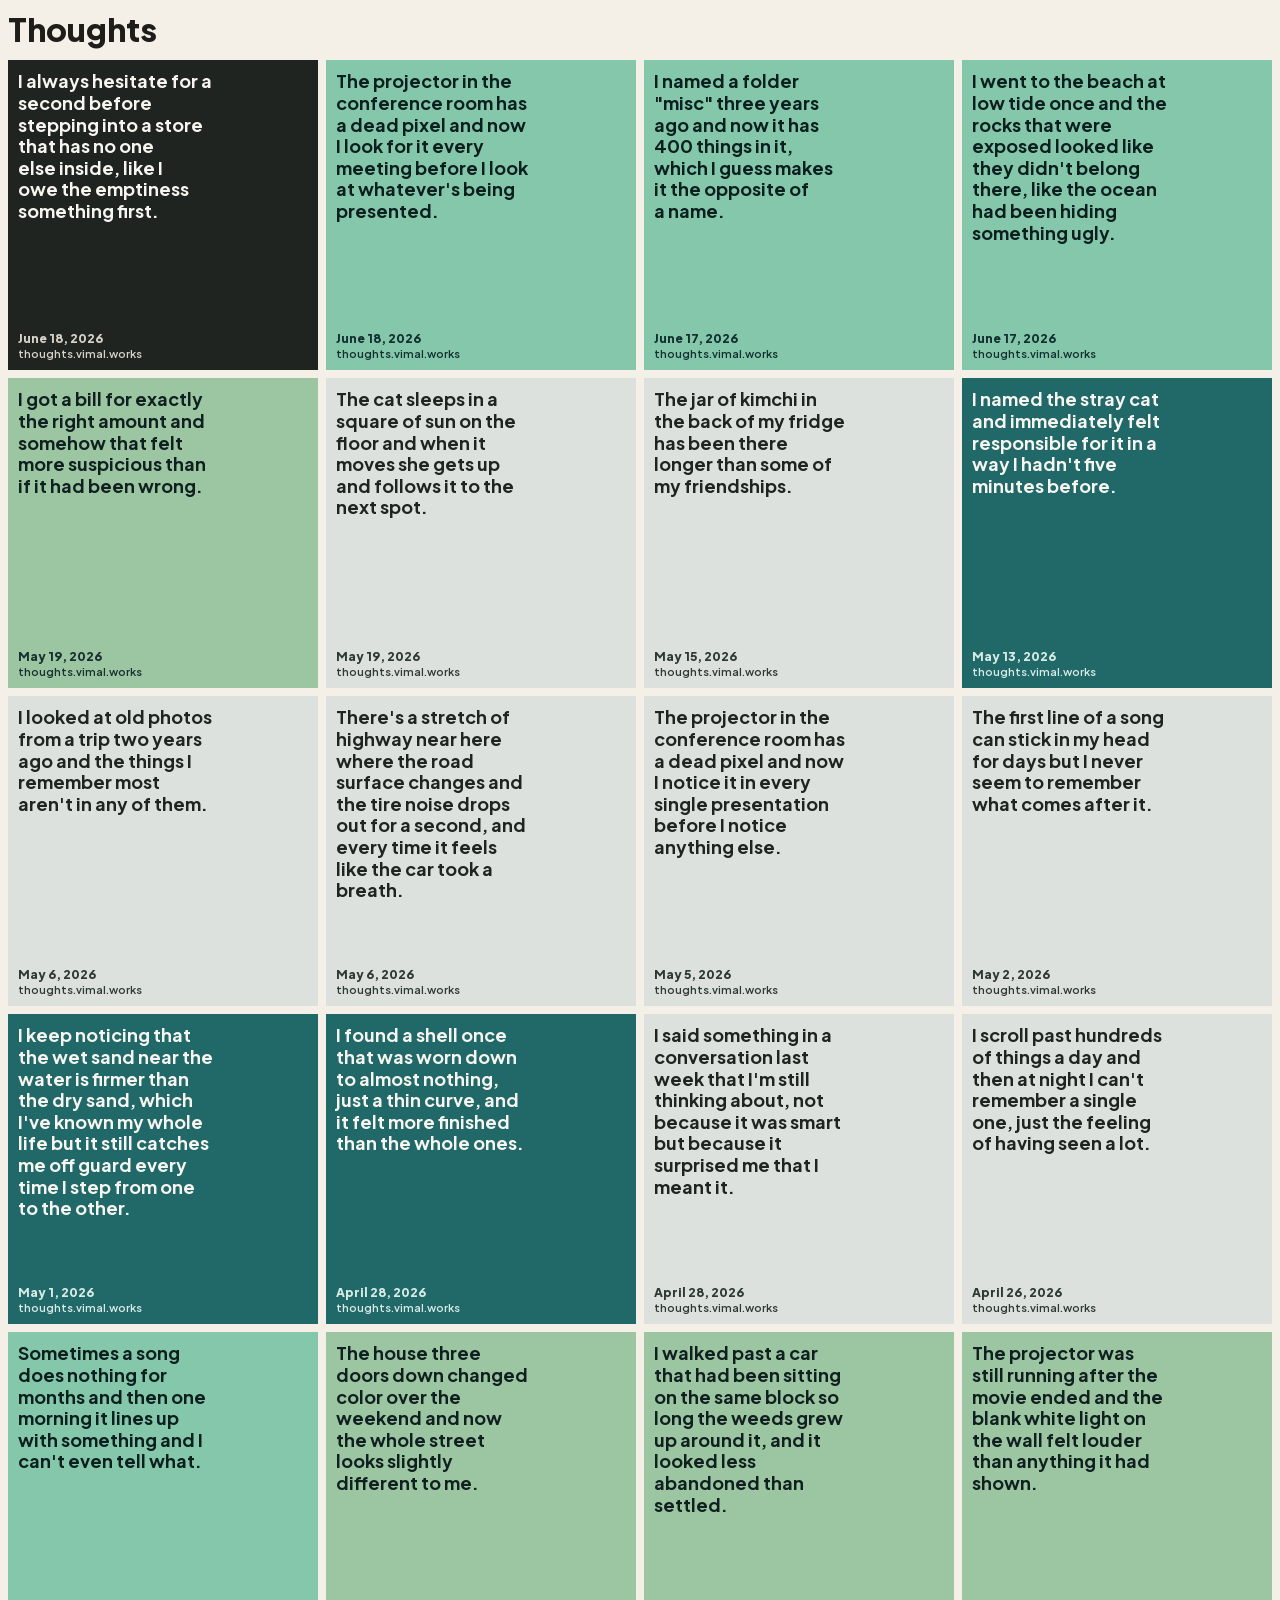
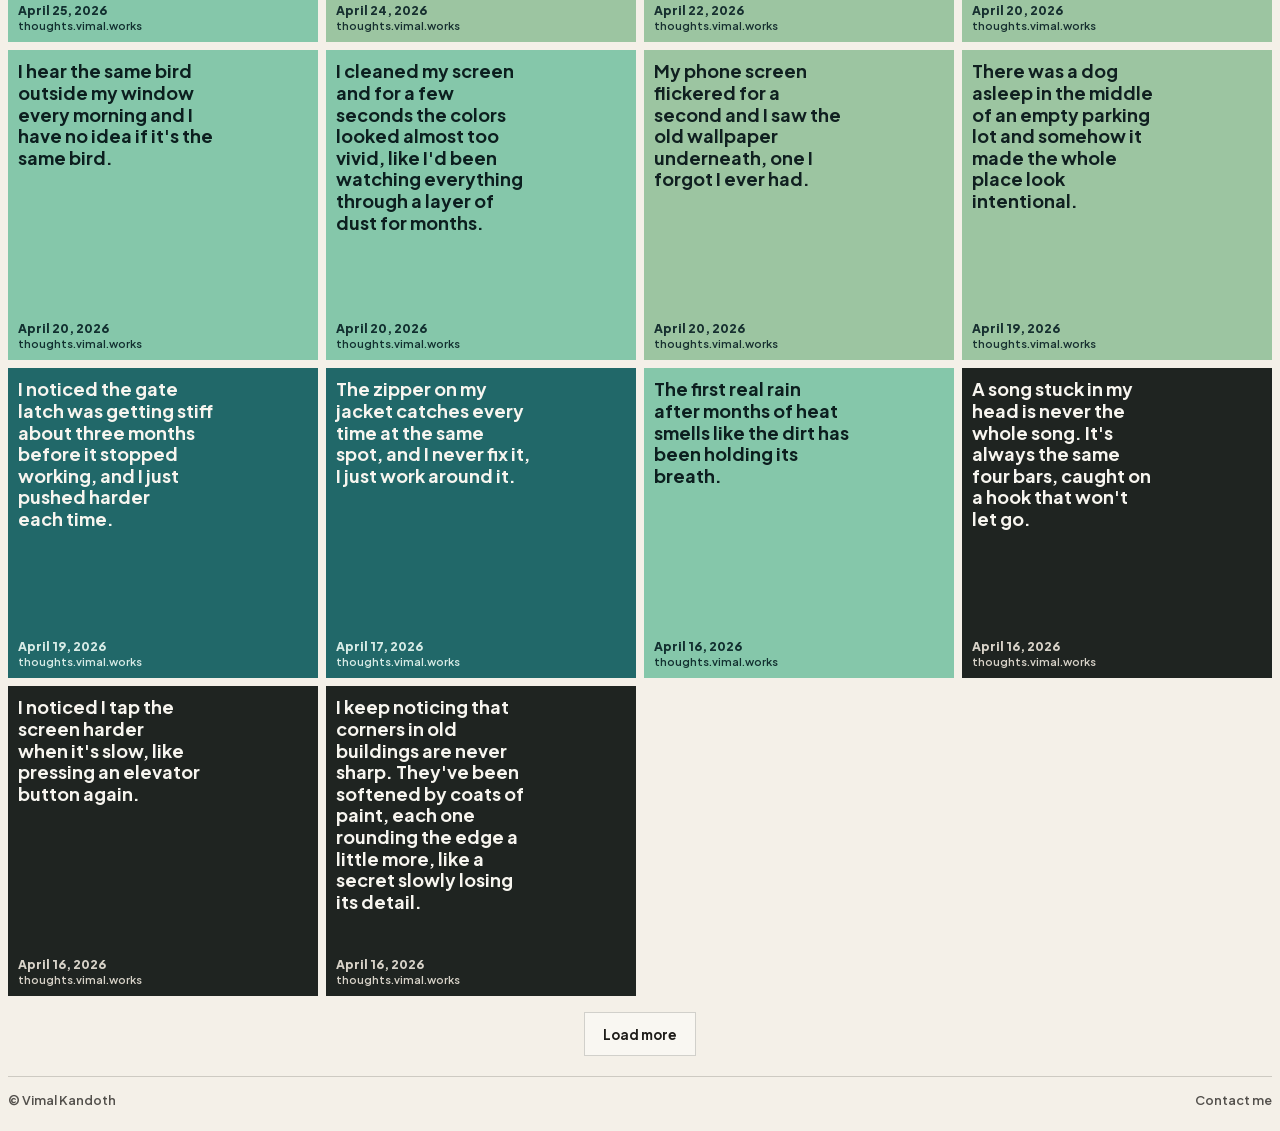
<file: index.html>
<!doctype html>
<html lang="en">
  <head>
    <meta charset="UTF-8" />
    <meta name="viewport" content="width=device-width, initial-scale=1.0" />
    <title>Thoughts by Vimal Kandoth</title>
    <meta
      name="description"
      content="A living archive of short philosophical thoughts, published throughout the day. A quiet experiment in thinking out loud. AI-assisted, human-curated."
    />
    <meta
      name="keywords"
      content="philosophical prose, daily thoughts, original thinking, AI-assisted writing, minimalist archive, vimal.works, vimal kandoth"
    />
    <meta name="site-url" content="https://thoughts.vimal.works/" />
    <link rel="canonical" href="https://thoughts.vimal.works/" />
    <meta property="og:title" content="Thoughts by Vimal Kandoth" />
    <meta
      property="og:description"
      content="A living archive of short philosophical thoughts, published throughout the day. A quiet experiment in thinking out loud. AI-assisted, human-curated."
    />
    <meta property="og:type" content="website" />
    <meta property="og:url" content="https://thoughts.vimal.works/" />
    <meta property="og:site_name" content="Thoughts by Vimal Kandoth" />
    <meta property="og:image" content="https://thoughts.vimal.works/og-image.jpg" />
    <meta property="og:image:alt" content="Thoughts by Vimal Kandoth" />
    <meta name="twitter:card" content="summary_large_image" />
    <meta name="twitter:title" content="Thoughts by Vimal Kandoth" />
    <meta
      name="twitter:description"
      content="A living archive of short philosophical thoughts, published throughout the day. A quiet experiment in thinking out loud. AI-assisted, human-curated."
    />
    <meta name="twitter:image" content="https://thoughts.vimal.works/og-image.jpg" />
    <link rel="stylesheet" href="./assets/css/site.css" />
  </head>
  <body>
    <div class="page-shell">
      <header class="site-header">
        <h1 class="site-title">Thoughts</h1>
      </header>

      <main aria-live="polite" aria-busy="true">
        <section class="status-panel" data-status hidden></section>
        <section
          class="grid"
          data-grid
          aria-label="Thought archive"
        ></section>
        <div class="archive-pagination" data-pagination hidden>
          <button class="archive-pagination-button" type="button" data-load-more>
            Load more
          </button>
        </div>
      </main>

      <footer class="site-footer" aria-label="Site footer">
        <a class="site-footer-link" href="https://vimal.works/" target="_blank" rel="noopener noreferrer">
          &copy; Vimal Kandoth
        </a>
        <a class="site-footer-link" href="mailto:hello@vimal.works">Contact me</a>
      </footer>

      <div class="toast" data-toast hidden aria-live="polite" aria-atomic="true"></div>

      <div class="thought-modal-overlay" data-thought-modal hidden>
        <button
          class="thought-modal-close"
          type="button"
          aria-label="Close thought"
          title="Close thought"
        >
          <svg viewBox="0 0 24 24" aria-hidden="true" focusable="false" fill="none" stroke="currentColor" stroke-linecap="round" stroke-linejoin="round" stroke-width="2.2">
            <path d="M18 6 6 18"></path>
            <path d="m6 6 12 12"></path>
          </svg>
        </button>

        <div
          class="thought-modal"
          role="dialog"
          aria-modal="true"
          aria-labelledby="thought-modal-text"
        >
          <div class="thought-modal-body">
            <p class="thought-modal-text" id="thought-modal-text"></p>

            <div class="thought-modal-footer">
              <div class="thought-modal-meta">
                <time class="thought-modal-date"></time>
                <a
                  class="thought-modal-link"
                  href="https://thoughts.vimal.works/"
                  target="_blank"
                  rel="noopener noreferrer"
                >
                  thoughts.vimal.works
                </a>
              </div>
            </div>
          </div>
        </div>
      </div>
    </div>

    <template id="thought-card-template">
      <article class="thought-card">
        <div class="thought-actions">
          <button
            class="card-action card-share"
            type="button"
            aria-label="Share thought"
            title="Share thought"
            aria-haspopup="menu"
            aria-expanded="false"
          >
            <svg viewBox="0 0 24 24" aria-hidden="true" focusable="false" fill="none" stroke="currentColor" stroke-linecap="round" stroke-linejoin="round" stroke-width="2.1">
              <circle cx="18" cy="5" r="3"></circle>
              <circle cx="6" cy="12" r="3"></circle>
              <circle cx="18" cy="19" r="3"></circle>
              <path d="m8.59 13.51 6.83 3.98"></path>
              <path d="m15.41 7.51-6.82 3.98"></path>
            </svg>
          </button>
          <div class="share-menu" role="menu" hidden>
            <button class="share-option" type="button" role="menuitem" data-platform="whatsapp">
              <span class="share-option-icon" aria-hidden="true">
                <svg viewBox="0 0 24 24" focusable="false" fill="none" stroke="currentColor" stroke-linecap="round" stroke-linejoin="round" stroke-width="2">
                  <path d="M21 11.5a8.38 8.38 0 0 1-12.68 7.18L3 20l1.39-5.09A8.5 8.5 0 1 1 21 11.5z"></path>
                  <path d="M8.9 9.2c.2-.5.4-.5.6-.5h.5c.2 0 .4 0 .5.3.2.4.7 1.7.8 1.9.1.2.1.4 0 .6s-.2.3-.4.5c-.1.1-.3.3-.4.4-.2.1-.3.3-.1.6.2.3.7 1.2 1.6 1.9 1 .8 1.9 1.1 2.2 1.2.3.1.5.1.7-.1.2-.2.7-.8.9-1.1.2-.2.4-.2.6-.1.2.1 1.5.7 1.8.8.3.1.5.2.5.3 0 .1 0 .8-.3 1.2-.3.4-1.5 1.3-3.4 1.1-1.8-.2-4-1.6-5.3-2.8-1.3-1.2-2.3-2.8-2.5-3.2-.2-.5-.8-1.7-.1-2.8.2-.3.4-.5.6-.7.2-.2.3-.3.4-.5.1-.2.1-.4 0-.5-.1-.1-.4-.9-.5-1.3-.1-.4-.3-.4-.5-.4h-.4c-.2 0-.5.1-.7.4-.2.3-.8.9-.8 2.1"></path>
                </svg>
              </span>
              <span>WhatsApp</span>
            </button>
            <button class="share-option" type="button" role="menuitem" data-platform="x">
              <span class="share-option-icon" aria-hidden="true">
                <svg viewBox="0 0 24 24" focusable="false" fill="none" stroke="currentColor" stroke-linecap="round" stroke-linejoin="round" stroke-width="2">
                  <path d="M18 6 6 18"></path>
                  <path d="m6 6 12 12"></path>
                </svg>
              </span>
              <span>X</span>
            </button>
            <button class="share-option" type="button" role="menuitem" data-platform="threads">
              <span class="share-option-icon" aria-hidden="true">
                <svg viewBox="0 0 24 24" focusable="false" fill="none" stroke="currentColor" stroke-linecap="round" stroke-linejoin="round" stroke-width="2">
                  <circle cx="12" cy="12" r="4"></circle>
                  <path d="M16 8.5V9a3 3 0 1 1-3 3"></path>
                  <path d="M8 15.5A6.5 6.5 0 1 1 16 8"></path>
                </svg>
              </span>
              <span>Threads</span>
            </button>
            <button class="share-option" type="button" role="menuitem" data-platform="copy-link">
              <span class="share-option-icon" aria-hidden="true">
                <svg viewBox="0 0 24 24" focusable="false" fill="none" stroke="currentColor" stroke-linecap="round" stroke-linejoin="round" stroke-width="2">
                  <path d="M10 13a5 5 0 0 0 7.54.54l1.92-1.91a5 5 0 0 0-7.07-7.08L11.3 5.63"></path>
                  <path d="M14 11a5 5 0 0 0-7.54-.54L4.54 12.37a5 5 0 0 0 7.07 7.08l1.89-1.89"></path>
                </svg>
              </span>
              <span>Copy link</span>
            </button>
            <button class="share-option" type="button" role="menuitem" data-platform="linkedin">
              <span class="share-option-icon" aria-hidden="true">
                <svg viewBox="0 0 24 24" focusable="false" fill="none" stroke="currentColor" stroke-linecap="round" stroke-linejoin="round" stroke-width="2">
                  <rect x="2" y="2" width="20" height="20" rx="2"></rect>
                  <path d="M7 10v7"></path>
                  <path d="M7 7h.01"></path>
                  <path d="M11 17v-4"></path>
                  <path d="M11 13a2 2 0 0 1 4 0v4"></path>
                </svg>
              </span>
              <span>LinkedIn</span>
            </button>
            <button class="share-option" type="button" role="menuitem" data-platform="email">
              <span class="share-option-icon" aria-hidden="true">
                <svg viewBox="0 0 24 24" focusable="false" fill="none" stroke="currentColor" stroke-linecap="round" stroke-linejoin="round" stroke-width="2">
                  <path d="M4 4h16v16H4z"></path>
                  <path d="m4 7 8 6 8-6"></path>
                </svg>
              </span>
              <span>Email</span>
            </button>
          </div>
        </div>
        <p class="thought-text"></p>
        <div class="thought-footer">
          <div class="thought-meta">
            <time class="thought-date"></time>
            <a
              class="thought-link"
              href="https://thoughts.vimal.works/"
              target="_blank"
              rel="noopener noreferrer"
            >
              thoughts.vimal.works
            </a>
          </div>
          <button
            class="card-action card-download"
            type="button"
            aria-label="Download thought"
            title="Download thought"
          >
            <svg viewBox="0 0 24 24" aria-hidden="true" focusable="false" fill="none" stroke="currentColor" stroke-linecap="round" stroke-linejoin="round" stroke-width="2.1">
              <path d="M12 3v12"></path>
              <path d="m7 10 5 5 5-5"></path>
              <path d="M5 21h14"></path>
            </svg>
          </button>
        </div>
      </article>
    </template>

    <script src="./assets/js/site.js" defer></script>
  </body>
</html>
</file>
<file: assets/css/site.css>
@font-face {
  font-family: "Plus Jakarta Sans";
  src: url("../fonts/plus-jakarta-sans-latin.woff2") format("woff2");
  font-style: normal;
  font-weight: 600;
  font-display: swap;
}

@font-face {
  font-family: "Plus Jakarta Sans";
  src: url("../fonts/plus-jakarta-sans-latin.woff2") format("woff2");
  font-style: normal;
  font-weight: 700;
  font-display: swap;
}

@font-face {
  font-family: "Plus Jakarta Sans";
  src: url("../fonts/plus-jakarta-sans-latin.woff2") format("woff2");
  font-style: normal;
  font-weight: 800;
  font-display: swap;
}

:root {
  --page-bg: #f4f0e8;
  --text-dark: #1f1d1a;
  --gap: 0.5rem;
  --outer-padding: 0.5rem;
  --card-padding: 10px;
  --border-color: rgba(31, 29, 26, 0.18);
  --font-sans: "Plus Jakarta Sans", "Helvetica Neue", Arial, sans-serif;
  --type-title-size: 2rem;
  --type-title-line: 0.95;
  --type-card-size: 1.125rem;
  --type-card-line: 1.2;
  --type-date-size: 0.76rem;
  --type-date-line: 1.15;
  --type-status-size: 0.82rem;
}

*,
*::before,
*::after {
  box-sizing: border-box;
}

html,
body {
  margin: 0;
  min-height: 100%;
}

html {
  -webkit-font-smoothing: antialiased;
  -moz-osx-font-smoothing: grayscale;
  text-rendering: optimizeLegibility;
  -webkit-text-size-adjust: 100%;
}

body {
  background: var(--page-bg);
  color: var(--text-dark);
  font-family: var(--font-sans);
}

[hidden] {
  display: none !important;
}

.page-shell {
  padding: 0 var(--outer-padding);
}

.site-header {
  display: grid;
  gap: 2px;
  padding: 14px 0 16px;
}

.site-title {
  margin: 0;
  color: var(--text-dark);
  font-size: var(--type-title-size);
  line-height: var(--type-title-line);
  font-weight: 800;
}

.status-panel {
  margin: 0 0 10px;
  padding: 12px 14px;
  border: 1px solid var(--border-color);
  font-family: var(--font-sans);
  font-size: var(--type-status-size);
  line-height: 1.35;
  font-weight: 600;
  background: #ebe5d9;
}

.archive-pagination {
  display: flex;
  justify-content: center;
  padding: 1rem 0 0.25rem;
}

.archive-pagination-button {
  min-height: 2.75rem;
  padding: 0.78rem 1.15rem;
  border: 1px solid var(--border-color);
  background: rgba(255, 255, 255, 0.42);
  color: var(--text-dark);
  font-family: var(--font-sans);
  font-size: 0.84rem;
  line-height: 1;
  font-weight: 700;
  cursor: pointer;
}

.archive-pagination-button:hover,
.archive-pagination-button:focus-visible {
  background: rgba(255, 255, 255, 0.65);
  outline: none;
}

.archive-pagination-button:disabled {
  opacity: 0.68;
  cursor: wait;
}

.site-footer {
  display: flex;
  align-items: center;
  justify-content: space-between;
  gap: 1rem;
  margin-top: 1rem;
  padding: 1rem 0 1.4rem;
  border-top: 1px solid var(--border-color);
}

.site-footer-link {
  color: rgba(31, 29, 26, 0.76);
  font-size: 0.8rem;
  line-height: 1.2;
  font-weight: 600;
  text-decoration: none;
}

.site-footer-link:hover,
.site-footer-link:focus-visible {
  color: var(--text-dark);
  text-decoration: underline;
  text-decoration-thickness: 1px;
  text-underline-offset: 0.16em;
}

.toast {
  position: fixed;
  right: 1rem;
  bottom: 1rem;
  max-width: min(22rem, calc(100vw - 2rem));
  padding: 0.75rem 0.9rem;
  border-radius: 0.75rem;
  background: rgba(23, 28, 25, 0.96);
  border: 1px solid rgba(247, 245, 239, 0.08);
  box-shadow: 0 12px 28px rgba(0, 0, 0, 0.28);
  color: #f7f5ef;
  font-size: 0.82rem;
  line-height: 1.35;
  font-weight: 600;
  z-index: 20;
}

.thought-modal-overlay {
  position: fixed;
  inset: 0;
  display: flex;
  align-items: center;
  justify-content: center;
  padding: 1.25rem;
  background: rgba(20, 24, 22, 0.22);
  backdrop-filter: blur(10px);
  -webkit-backdrop-filter: blur(10px);
  z-index: 30;
}

.thought-modal {
  position: relative;
  width: min(100%, 34rem);
  min-height: min(78vh, 34rem);
  padding: 1rem;
  background: var(--modal-bg, #1f2421);
  color: var(--modal-fg, #f7f5ef);
  box-shadow: 0 18px 48px rgba(0, 0, 0, 0.24);
}

.thought-modal-body {
  display: flex;
  flex-direction: column;
  justify-content: space-between;
  min-height: calc(min(78vh, 34rem) - 2rem);
}

.thought-modal-close {
  position: absolute;
  top: 1rem;
  right: 1rem;
  display: inline-flex;
  align-items: center;
  justify-content: center;
  width: 2rem;
  height: 2rem;
  padding: 0;
  border: 0;
  border-radius: 999px;
  background: rgba(244, 240, 232, 0.72);
  color: #1f2421;
  cursor: pointer;
  z-index: 31;
  box-shadow: none;
}

.thought-modal-close svg {
  width: 1rem;
  height: 1rem;
  stroke-width: 2.2;
}

.thought-modal-close:focus,
.thought-modal-close:focus-visible {
  outline: none;
  box-shadow: none;
}

.thought-modal-text {
  margin: 0;
  max-width: 16ch;
  padding-right: 2.5rem;
  font-size: clamp(1.6rem, 2.4vw, 2.2rem);
  line-height: 1.08;
  font-weight: 700;
}

.thought-modal-footer {
  margin-top: 1.5rem;
}

.thought-modal-meta {
  display: grid;
  gap: 0.2rem;
}

.thought-modal-date,
.thought-modal-link {
  color: var(--modal-date-fg, var(--modal-fg, currentColor));
  font-family: var(--font-sans);
}

.thought-modal-date {
  font-size: 0.9rem;
  line-height: 1.2;
  font-weight: 800;
}

.thought-modal-link {
  font-size: 0.8rem;
  line-height: 1.2;
  font-weight: 600;
  text-decoration: none;
}

.thought-modal-link:hover,
.thought-modal-link:focus-visible {
  text-decoration: none;
}

.grid {
  display: grid;
  grid-template-columns: repeat(2, minmax(0, 1fr));
  gap: var(--gap);
}

.thought-card {
  display: flex;
  flex-direction: column;
  justify-content: space-between;
  aspect-ratio: 1 / 1;
  padding: var(--card-padding);
  background: var(--card-bg, #5a8c3d);
  color: var(--card-fg, var(--text-dark));
  position: relative;
  scroll-margin-top: 1rem;
  transition:
    box-shadow 220ms ease,
    transform 220ms ease,
    outline-color 220ms ease,
    outline-offset 220ms ease;
  outline: 0 solid transparent;
  outline-offset: 0;
}

.thought-text,
.thought-date {
  margin: 0;
}

.thought-actions {
  position: absolute;
  top: var(--card-padding);
  right: var(--card-padding);
  display: flex;
  justify-content: flex-end;
}

.card-share {
  position: relative;
  z-index: 2;
}

.share-menu {
  position: absolute;
  top: calc(100% + 0.4rem);
  right: 0;
  display: grid;
  gap: 0.25rem;
  min-width: 9.5rem;
  padding: 0.35rem;
  border-radius: 0.75rem;
  background: rgba(23, 28, 25, 0.76);
  border: 1px solid rgba(247, 245, 239, 0.1);
  box-shadow: 0 14px 30px rgba(0, 0, 0, 0.18);
  backdrop-filter: blur(16px);
  z-index: 3;
}

.share-option {
  display: flex;
  align-items: center;
  gap: 0.55rem;
  width: 100%;
  padding: 0.55rem 0.65rem;
  border: 0;
  border-radius: 0.5rem;
  background: transparent;
  color: #f7f5ef;
  font: inherit;
  font-size: 0.8rem;
  font-weight: 600;
  text-align: left;
  cursor: pointer;
}

.share-option:hover,
.share-option:focus-visible {
  background: rgba(247, 245, 239, 0.08);
  outline: none;
}

.share-option-icon {
  display: inline-flex;
  align-items: center;
  justify-content: center;
  width: 1rem;
  height: 1rem;
  flex-shrink: 0;
}

.share-option-icon svg {
  width: 0.95rem;
  height: 0.95rem;
}

.share-option[data-platform="whatsapp"] .share-option-icon svg,
.share-option[data-platform="x"] .share-option-icon svg,
.share-option[data-platform="threads"] .share-option-icon svg,
.share-option[data-platform="copy-link"] .share-option-icon svg,
.share-option[data-platform="linkedin"] .share-option-icon svg,
.share-option[data-platform="email"] .share-option-icon svg {
  width: 0.92rem;
  height: 0.92rem;
}

.thought-text {
  font-family: var(--font-sans);
  font-size: var(--type-card-size);
  line-height: var(--type-card-line);
  font-weight: 700;
  max-width: 15ch;
  text-wrap: pretty;
}

.thought-date {
  font-family: var(--font-sans);
  font-size: var(--type-date-size);
  line-height: var(--type-date-line);
  font-weight: 800;
  color: var(--card-date-fg, currentColor);
}

.thought-meta {
  display: grid;
  gap: 0.1rem;
}

.thought-link {
  color: var(--card-date-fg, currentColor);
  font-family: var(--font-sans);
  font-size: 0.68rem;
  line-height: 1.2;
  font-weight: 600;
  text-decoration: none;
}

.thought-link:hover,
.thought-link:focus-visible {
  text-decoration: none;
}

.thought-footer {
  display: flex;
  align-items: flex-end;
  justify-content: space-between;
  gap: 0.75rem;
  margin-top: 14px;
}

.card-action {
  display: inline-flex;
  align-items: center;
  justify-content: center;
  width: 1.875rem;
  height: 1.875rem;
  padding: 0;
  border: 0;
  border-radius: 999px;
  background: color-mix(in srgb, var(--card-fg, currentColor) 12%, transparent);
  color: var(--card-fg, currentColor);
  opacity: 0;
  visibility: hidden;
  pointer-events: none;
  transform: translateY(2px);
  transition:
    opacity 160ms ease,
    transform 160ms ease,
    visibility 160ms ease,
    background-color 160ms ease;
  cursor: pointer;
  flex-shrink: 0;
}

.card-action:hover,
.card-action:focus-visible {
  background: color-mix(in srgb, var(--card-fg, currentColor) 18%, transparent);
}

.card-action:focus-visible {
  opacity: 1;
  visibility: visible;
  pointer-events: auto;
  transform: translateY(0);
  outline: 2px solid currentColor;
  outline-offset: 2px;
}

.card-action svg {
  width: 1rem;
  height: 1rem;
  stroke-width: 2.1;
}

.thought-card.is-exporting .card-download {
  opacity: 0;
  visibility: hidden;
  pointer-events: none;
}

.thought-card.is-exporting .thought-actions,
.thought-card.is-exporting .share-menu {
  opacity: 0;
  visibility: hidden;
  pointer-events: none;
}

.thought-card.is-highlighted {
  box-shadow:
    0 0 0 4px rgba(255, 255, 255, 0.9),
    0 0 0 8px rgba(31, 36, 33, 0.24);
  outline: 3px solid rgba(255, 255, 255, 0.95);
  outline-offset: -3px;
  transform: translateY(-2px);
}

.thought-card:hover .card-action,
.thought-card:focus-within .card-action {
  opacity: 1;
  visibility: visible;
  pointer-events: auto;
  transform: translateY(0);
}

@media (max-width: 767px) {
  :root {
    --card-padding: 9px;
    --type-title-size: 1.5rem;
    --type-card-size: 0.8rem;
    --type-date-size: 0.72rem;
  }

  .site-header {
    padding: 12px 0 14px;
  }

  .status-panel {
    margin: 0 0 8px;
  }

  .site-footer {
    flex-direction: column;
    align-items: flex-start;
    gap: 0.35rem;
    padding: 0.9rem 0 1.2rem;
  }

  .grid {
    grid-template-columns: repeat(2, minmax(0, 1fr));
  }

  .thought-text {
    max-width: none;
    font-weight: 600;
    line-height: 1.26;
  }

  .card-action {
    width: 1.75rem;
    height: 1.75rem;
  }

  .share-menu {
    min-width: 8.75rem;
  }

  .toast {
    right: 0.75rem;
    bottom: 0.75rem;
  }

  .thought-modal-overlay {
    padding: 0.75rem;
  }

  .thought-modal {
    min-height: auto;
    padding: 0.9rem;
  }

  .thought-modal-body {
    min-height: auto;
  }

  .thought-modal-text {
    max-width: none;
    padding-right: 2.2rem;
    font-size: 1.5rem;
  }

}

@media (min-width: 768px) {
  .grid {
    grid-template-columns: repeat(3, minmax(0, 1fr));
  }
}

@media (min-width: 1100px) {
  .grid {
    grid-template-columns: repeat(4, minmax(0, 1fr));
  }
}

@media (min-width: 1440px) {
  .grid {
    grid-template-columns: repeat(5, minmax(0, 1fr));
  }
}

@media (min-width: 1800px) {
  .grid {
    grid-template-columns: repeat(6, minmax(0, 1fr));
  }
}
</file>
